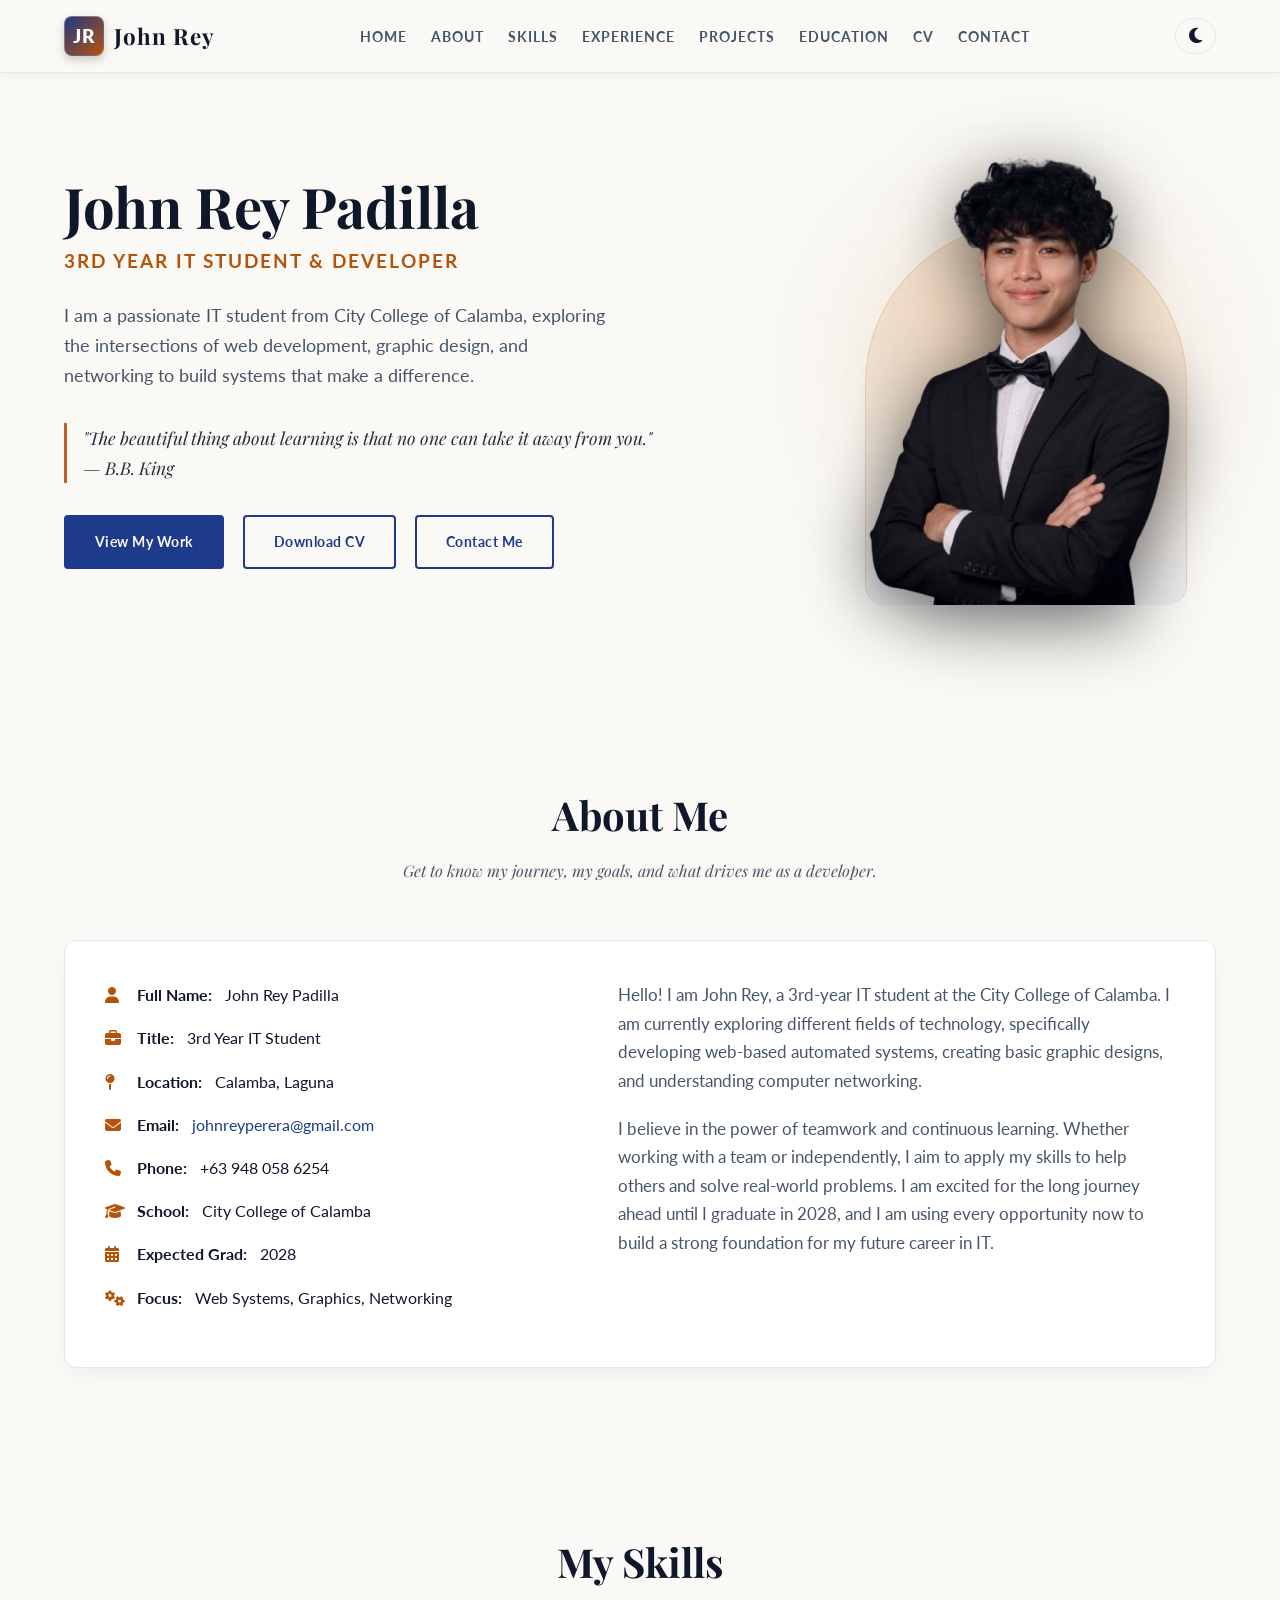
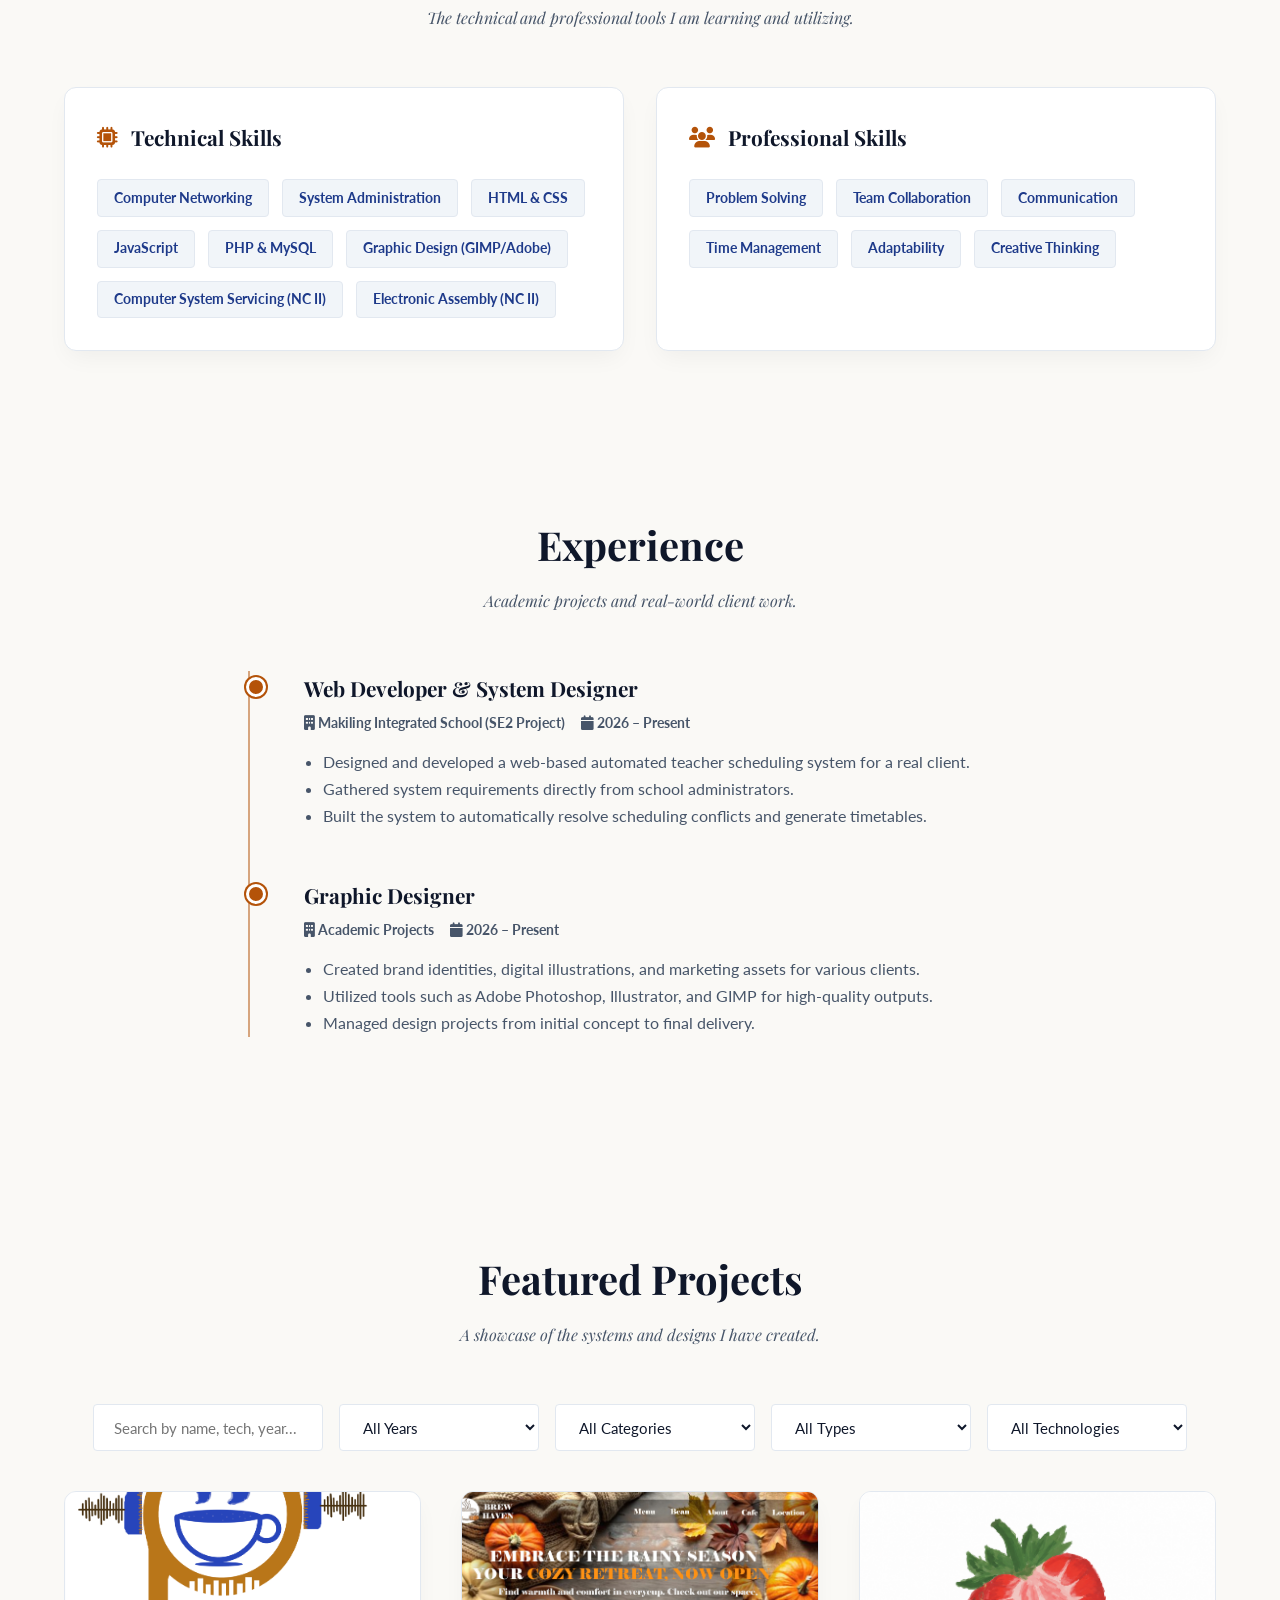
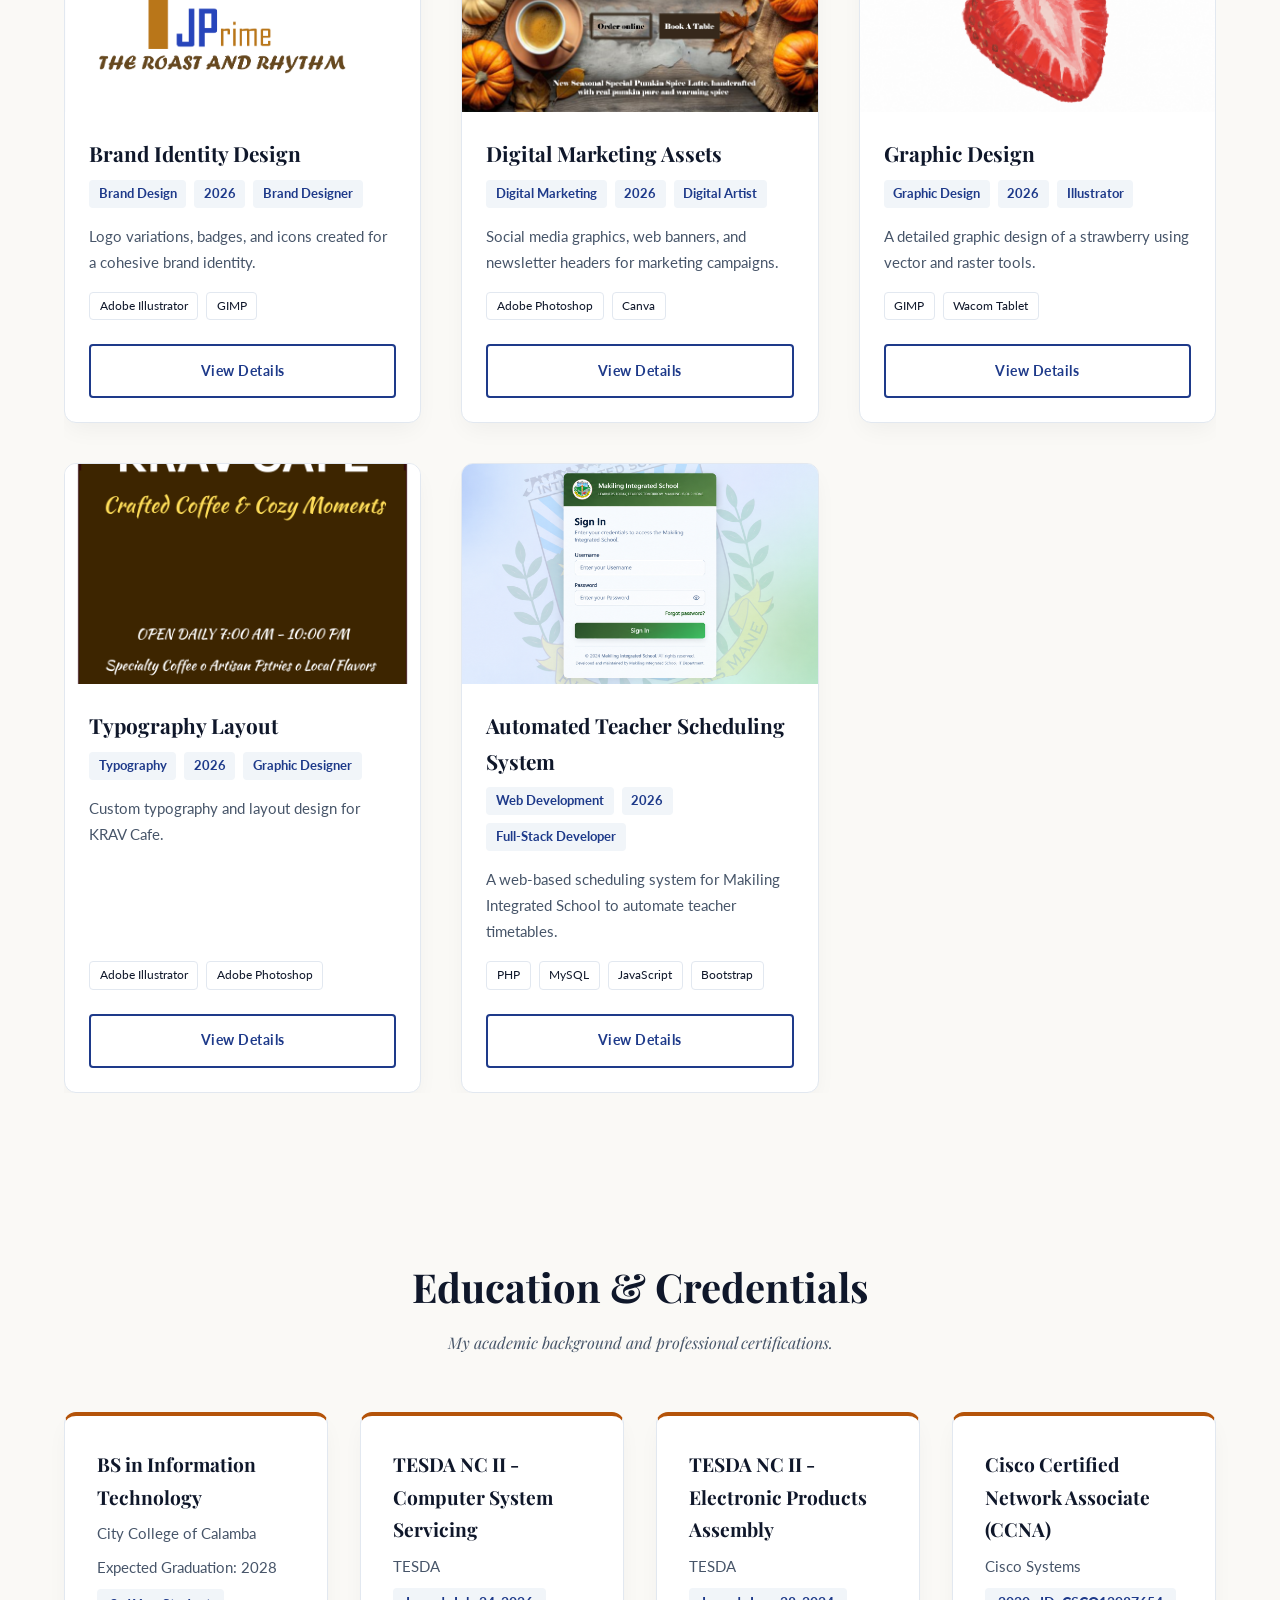
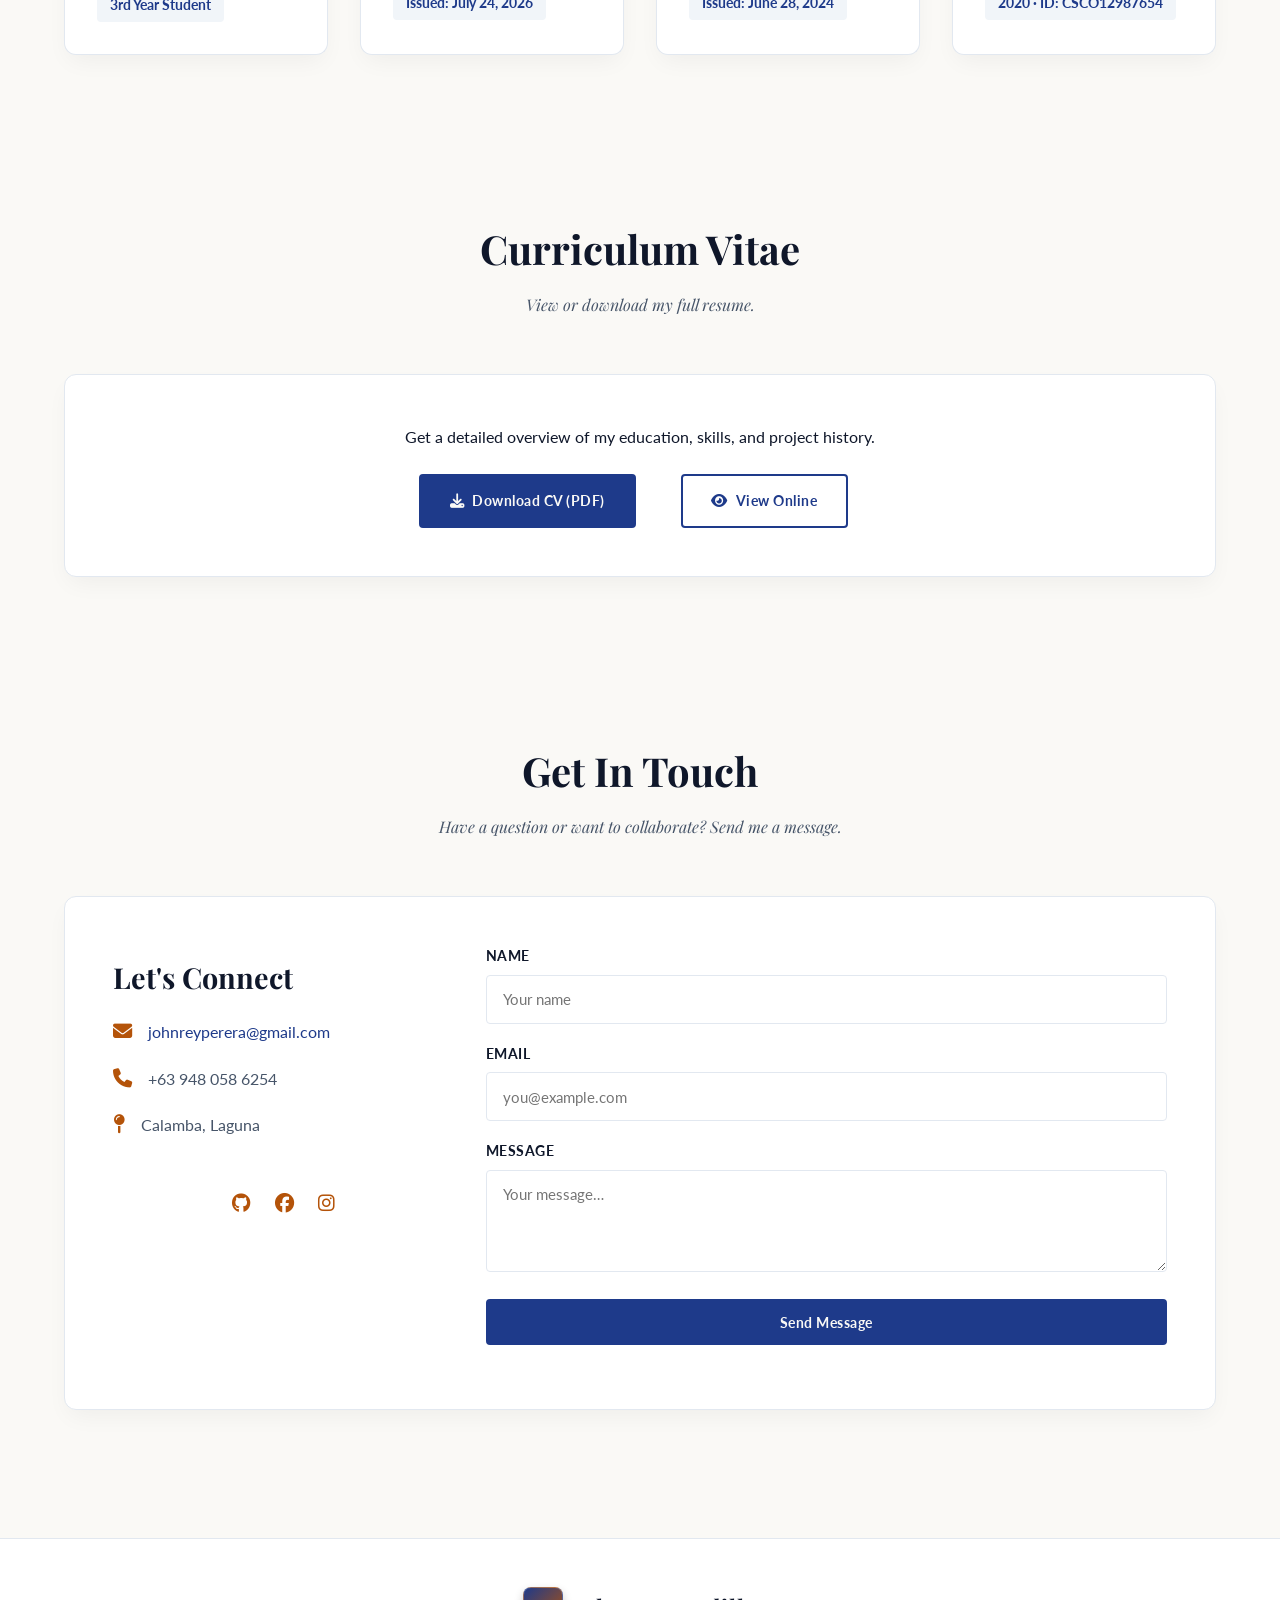
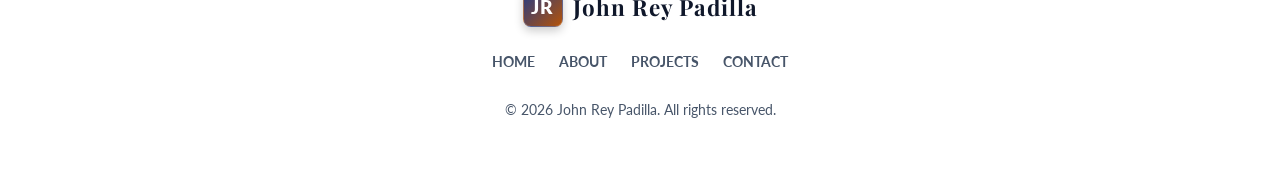
<file: frontend/index.html>
<!DOCTYPE html>
<html lang="en">
<head>
  <meta charset="UTF-8" />
  <meta name="viewport" content="width=device-width, initial-scale=1.0" />
  <title>John Rey Padilla | IT Student Portfolio</title>
  <link rel="apple-touch-icon" sizes="180x180" href="assets/favicon_io/apple-touch-icon.png">
  <link rel="icon" type="image/png" sizes="32x32" href="assets/favicon_io/favicon-32x32.png">
  <link rel="icon" type="image/png" sizes="16x16" href="assets/favicon_io/favicon-16x16.png">
  <link rel="manifest" href="assets/favicon_io/site.webmanifest">
  <meta name="description" content="Portfolio of John Rey Padilla – 3rd Year IT Student at City College of Calamba. Explore my projects, skills, and experience." />
  <meta name="keywords" content="IT portfolio, student portfolio, web developer, graphic designer, networking, John Rey Padilla" />
  <meta name="author" content="John Rey Padilla" />

  <!-- Open Graph -->
  <meta property="og:title" content="John Rey Padilla | IT Student Portfolio" />
  <meta property="og:description" content="Portfolio showcasing my web development and graphic design projects." />
  <meta property="og:type" content="website" />

  <!-- Custom Fonts: Playfair Display & Lato -->
  <link rel="preconnect" href="https://fonts.googleapis.com">
  <link rel="preconnect" href="https://fonts.gstatic.com" crossorigin>
  <link href="https://fonts.googleapis.com/css2?family=Lato:wght@300;400;700&family=Playfair+Display:ital,wght@0,600;1,400&display=swap" rel="stylesheet">
  
  <link rel="stylesheet" href="https://cdnjs.cloudflare.com/ajax/libs/font-awesome/6.4.0/css/all.min.css" />
  <link rel="stylesheet" href="css/style.css" />
</head>
<body>

  <!-- ============ NAVBAR ============ -->
  <header class="navbar">
    <div class="container nav-container">
      <!-- NEW CUSTOM JR LOGO -->
      <a href="#home" class="logo">
        <div class="logo-icon">JR</div>
        <span>John Rey</span>
      </a>
      <nav>
        <ul class="nav-links" id="navLinks">
          <li><a href="#home">Home</a></li>
          <li><a href="#about">About</a></li>
          <li><a href="#skills">Skills</a></li>
          <li><a href="#experience">Experience</a></li>
          <li><a href="#projects">Projects</a></li>
          <li><a href="#education">Education</a></li>
          <li><a href="#cv">CV</a></li>
          <li><a href="#contact">Contact</a></li>
        </ul>
      </nav>
      <div class="nav-actions">
        <button class="theme-toggle" id="themeToggle" aria-label="Toggle dark mode">
          <i class="fas fa-moon"></i>
        </button>
        <button class="hamburger" id="hamburger" aria-label="Open menu" aria-expanded="false">
          <i class="fas fa-bars"></i>
        </button>
      </div>
    </div>
  </header>

  <main>
    <!-- ============ HERO ============ -->
    <section id="home" class="hero">
      <div class="container hero-grid">
        <div class="hero-content">
          <h1>John Rey Padilla</h1>
          <div class="title">3rd Year IT Student &amp; Developer</div>
          <p>I am a passionate IT student from City College of Calamba, exploring the intersections of web development, graphic design, and networking to build systems that make a difference.</p>
          
          <!-- STUDENT QUOTE -->
          <div class="student-quote">
            "The beautiful thing about learning is that no one can take it away from you." <br>— B.B. King
          </div>

          <div class="hero-buttons" style="margin-top: 2rem;">
            <a href="#projects" class="btn">View My Work</a>
            <a href="assets/cv.pdf" class="btn btn-outline" download data-goatcounter-click="cv-download" data-goatcounter-title="CV download">
              Download CV
            </a>
            <a href="#contact" class="btn btn-outline">Contact Me</a>
          </div>
        </div>
        <div class="hero-image">
          <img src="assets/profile.png" alt="John Rey Padilla" />
        </div>
      </div>
    </section>

    <!-- ============ ABOUT ============ -->
    <section id="about">
      <div class="container">
        <div class="section-header">
          <h2 class="section-title">About Me</h2>
          <p class="section-subtitle">Get to know my journey, my goals, and what drives me as a developer.</p>
        </div>
        <div class="about-grid">
          <ul class="info-list">
            <li><i class="fas fa-user"></i><strong>Full Name:</strong> John Rey Padilla</li>
            <li><i class="fas fa-briefcase"></i><strong>Title:</strong> 3rd Year IT Student</li>
            <li><i class="fas fa-map-pin"></i><strong>Location:</strong> Calamba, Laguna</li>
            <li><i class="fas fa-envelope"></i><strong>Email:</strong> <a href="mailto:johnreyperera@gmail.com">johnreyperera@gmail.com</a></li>
            <li><i class="fas fa-phone"></i><strong>Phone:</strong> +63 948 058 6254</li>
            <li><i class="fas fa-graduation-cap"></i><strong>School:</strong> City College of Calamba</li>
            <li><i class="fas fa-calendar-alt"></i><strong>Expected Grad:</strong> 2028</li>
            <li><i class="fas fa-cogs"></i><strong>Focus:</strong> Web Systems, Graphics, Networking</li>
          </ul>
          <div class="bio">
            <p>Hello! I am John Rey, a 3rd-year IT student at the City College of Calamba. I am currently exploring different fields of technology, specifically developing web-based automated systems, creating basic graphic designs, and understanding computer networking.</p>
            <p>I believe in the power of teamwork and continuous learning. Whether working with a team or independently, I aim to apply my skills to help others and solve real-world problems. I am excited for the long journey ahead until I graduate in 2028, and I am using every opportunity now to build a strong foundation for my future career in IT.</p>
          </div>
        </div>
      </div>
    </section>

    <!-- ============ SKILLS ============ -->
    <section id="skills">
      <div class="container">
        <div class="section-header">
          <h2 class="section-title">My Skills</h2>
          <p class="section-subtitle">The technical and professional tools I am learning and utilizing.</p>
        </div>
        <div class="skills-categories">
          <div class="skill-category">
            <h3><i class="fas fa-microchip"></i> Technical Skills</h3>
            <div class="skill-tags">
              <span class="skill-tag">Computer Networking</span>
              <span class="skill-tag">System Administration</span>
              <span class="skill-tag">HTML &amp; CSS</span>
              <span class="skill-tag">JavaScript</span>
              <span class="skill-tag">PHP &amp; MySQL</span>
              <span class="skill-tag">Graphic Design (GIMP/Adobe)</span>
              <span class="skill-tag">Computer System Servicing (NC II)</span>
              <span class="skill-tag">Electronic Assembly (NC II)</span>
            </div>
          </div>
          <div class="skill-category">
            <h3><i class="fas fa-users"></i> Professional Skills</h3>
            <div class="skill-tags">
              <span class="skill-tag">Problem Solving</span>
              <span class="skill-tag">Team Collaboration</span>
              <span class="skill-tag">Communication</span>
              <span class="skill-tag">Time Management</span>
              <span class="skill-tag">Adaptability</span>
              <span class="skill-tag">Creative Thinking</span>
            </div>
          </div>
        </div>
      </div>
    </section>

    <!-- ============ EXPERIENCE ============ -->
    <section id="experience">
      <div class="container">
        <div class="section-header">
          <h2 class="section-title">Experience</h2>
          <p class="section-subtitle">Academic projects and real-world client work.</p>
        </div>
        <div class="timeline">
          
          <div class="timeline-item">
            <h3>Web Developer &amp; System Designer</h3>
            <div class="meta">
              <span><i class="fas fa-building"></i> Makiling Integrated School (SE2 Project)</span>
              <span><i class="fas fa-calendar"></i> 2026 – Present</span>
            </div>
            <ul>
              <li>Designed and developed a web-based automated teacher scheduling system for a real client.</li>
              <li>Gathered system requirements directly from school administrators.</li>
              <li>Built the system to automatically resolve scheduling conflicts and generate timetables.</li>
            </ul>
          </div>

          <div class="timeline-item">
            <h3>Graphic Designer</h3>
            <div class="meta">
              <span><i class="fas fa-building"></i> Academic Projects</span>
              <span><i class="fas fa-calendar"></i> 2026 – Present</span>
            </div>
            <ul>
              <li>Created brand identities, digital illustrations, and marketing assets for various clients.</li>
              <li>Utilized tools such as Adobe Photoshop, Illustrator, and GIMP for high-quality outputs.</li>
              <li>Managed design projects from initial concept to final delivery.</li>
            </ul>
          </div>

        </div>
      </div>
    </section>

    <!-- ============ PROJECTS ============ -->
    <section id="projects">
      <div class="container">
        <div class="section-header">
          <h2 class="section-title">Featured Projects</h2>
          <p class="section-subtitle">A showcase of the systems and designs I have created.</p>
        </div>

        <div class="filter-bar">
          <input type="text" id="searchInput" placeholder="Search by name, tech, year..." aria-label="Search projects" />
          
          <select id="yearFilter" aria-label="Filter by year">
            <option value="all">All Years</option>
            <option value="2026">2026</option>
            <option value="2024">2024</option>
          </select>

          <select id="categoryFilter" aria-label="Filter by category">
            <option value="all">All Categories</option>
            <option value="Web Development">Web Development</option>
            <option value="Graphic Design">Graphic Design</option>
            <option value="Brand Design">Brand Design</option>
            <option value="Digital Marketing">Digital Marketing</option>
            <option value="Typography">Typography</option>
          </select>

          <select id="typeFilter" aria-label="Filter by project type">
            <option value="all">All Types</option>
            <option value="Academic">Academic</option>
            <option value="Client Project">Client Project</option>
            <option value="Personal">Personal</option>
          </select>

          <select id="techFilter" aria-label="Filter by technology">
            <option value="all">All Technologies</option>
            <option value="PHP">PHP</option>
            <option value="MySQL">MySQL</option>
            <option value="JavaScript">JavaScript</option>
            <option value="Adobe Photoshop">Adobe Photoshop</option>
            <option value="Adobe Illustrator">Adobe Illustrator</option>
            <option value="GIMP">GIMP</option>
          </select>
        </div>

        <div id="projectsGrid" class="projects-grid"></div>
        <div id="noResults" class="no-results" hidden>No projects match your search.</div>
      </div>
    </section>

    <!-- ============ EDUCATION ============ -->
    <section id="education">
      <div class="container">
        <div class="section-header">
          <h2 class="section-title">Education &amp; Credentials</h2>
          <p class="section-subtitle">My academic background and professional certifications.</p>
        </div>
        <div class="edu-grid">
          
          <div class="edu-card">
            <h3>BS in Information Technology</h3>
            <p>City College of Calamba</p>
            <p>Expected Graduation: 2028</p>
            <span class="year">3rd Year Student</span>
          </div>

          <div class="edu-card">
            <h3>TESDA NC II - Computer System Servicing</h3>
            <p>TESDA</p>
            <span class="year">Issued: July 24, 2026</span>
          </div>

          <div class="edu-card">
            <h3>TESDA NC II - Electronic Products Assembly</h3>
            <p>TESDA</p>
            <span class="year">Issued: June 28, 2024</span>
          </div>

          <div class="edu-card">
            <h3>Cisco Certified Network Associate (CCNA)</h3>
            <p>Cisco Systems</p>
            <span class="year">2020 · ID: CSCO12987654</span>
          </div>

        </div>
      </div>
    </section>

    <!-- ============ CV ============ -->
    <section id="cv">
      <div class="container">
        <div class="section-header">
          <h2 class="section-title">Curriculum Vitae</h2>
          <p class="section-subtitle">View or download my full resume.</p>
        </div>

        <div class="cv-section">
          <p>Get a detailed overview of my education, skills, and project history.</p>
          
          <div class="cv-buttons" style="display: flex; gap: 2rem; justify-content: center; align-items: center; flex-wrap: wrap; margin-top: 1.5rem;">
  
            <!-- Download Button -->
            <div style="display: flex; align-items: center; gap: 0.8rem;">
              <a href="assets/cv.pdf" class="btn" download data-goatcounter-click="cv-download">
                <i class="fas fa-download"></i> Download CV (PDF)
              </a>
              <span id="download-count"></span>
            </div>

            <!-- View Online Button -->
            <div style="display: flex; align-items: center; gap: 0.8rem;">
              <a href="assets/cv.pdf" class="btn btn-outline" target="_blank" rel="noopener" data-goatcounter-click="cv-view">
                <i class="fas fa-eye"></i> View Online
              </a>
              <span id="view-count"></span>
            </div>

          </div>
        </div>
      </div>
    </section>

    <!-- ============ CONTACT ============ -->
    <section id="contact">
      <div class="container">
        <div class="section-header">
          <h2 class="section-title">Get In Touch</h2>
          <p class="section-subtitle">Have a question or want to collaborate? Send me a message.</p>
        </div>
        <div class="contact-grid">
          
          <div class="contact-info">
            <h3>Let's Connect</h3>
            <p><i class="fas fa-envelope"></i> <a href="mailto:johnreyperera@gmail.com">johnreyperera@gmail.com</a></p>
            <p><i class="fas fa-phone"></i> +63 948 058 6254</p>
            <p><i class="fas fa-map-pin"></i> Calamba, Laguna</p>
            
            <div class="social-links">
              <a href="https://github.com/backup-use" target="_blank" rel="noopener" aria-label="GitHub"><i class="fab fa-github"></i></a>
              <a href="https://www.facebook.com/johnreypadilla3n1" target="_blank" rel="noopener" aria-label="Facebook"><i class="fab fa-facebook"></i></a>
              <a href="https://www.instagram.com/pads_qt?xtok=ODU2bmg1NTdhZWM4" target="_blank" rel="noopener" aria-label="Instagram"><i class="fab fa-instagram"></i></a>
            </div>
          </div>

          <!-- UPDATED FORM WITH WEB3FORMS -->
          <form class="contact-form" id="contactForm" action="https://api.web3forms.com/submit" method="POST">
            
            <!-- Web3Forms Access Key -->
            <input type="hidden" name="access_key" value="e841641e-d6be-4604-9d2c-b2dfe47454ea">
            
            <!-- Email Subject -->
            <input type="hidden" name="subject" value="New Message from John Rey Portfolio">
            
            <!-- Honeypot Spam Protection -->
            <input type="checkbox" name="botcheck" class="hidden" style="display: none;">

            <div class="form-group">
              <label for="name">Name</label>
              <input type="text" id="name" name="name" required placeholder="Your name" />
            </div>
            <div class="form-group">
              <label for="email">Email</label>
              <input type="email" id="email" name="email" required placeholder="you@example.com" />
            </div>
            <div class="form-group">
              <label for="message">Message</label>
              <textarea id="message" name="message" rows="4" required placeholder="Your message…"></textarea>
            </div>

            <button type="submit" class="btn" style="width:100%;">Send Message</button>
            <p id="formStatus" class="form-status" role="status"></p>
          </form>
        </div>
      </div>
    </section>
  </main>

  <!-- ============ FOOTER ============ -->
  <footer>
    <div class="container footer-content">
      <div class="logo" style="justify-content:center;">
        <div class="logo-icon">JR</div>
        <span>John Rey Padilla</span>
      </div>
      <div class="footer-links">
        <a href="#home">Home</a>
        <a href="#about">About</a>
        <a href="#projects">Projects</a>
        <a href="#contact">Contact</a>
      </div>
      <p class="copyright">&copy; 2026 John Rey Padilla. All rights reserved.</p>
    </div>
  </footer>

  <!-- MODAL FOR PROJECTS -->
  <div id="projectModal" class="modal" hidden>
    <div class="modal-content">
      <button class="modal-close" id="modalClose" aria-label="Close">&times;</button>
      <div id="modalBody"></div>
    </div>
  </div>

 <script data-goatcounter="https://johnreypadilla.goatcounter.com/count"
        data-goatcounter-settings='{"allow_local": true}'
        async src="https://gc.zgo.at/count.js"></script>

  <script src="js/main.js"></script>
</body>
</html>
</file>
<file: frontend/css/style.css>
/* ============================================
   FONTS & VARIABLES
   ============================================ */
@import url('https://fonts.googleapis.com/css2?family=Lato:wght@300;400;700&family=Playfair+Display:ital,wght@0,600;1,400&display=swap');

* {
  margin: 0;
  padding: 0;
  box-sizing: border-box;
}

:root {
  /* LIGHT MODE (Ivory & Navy) */
  --bg: #faf9f6;
  --surface: #ffffff;
  --text: #0f172a;
  --text-muted: #475569;
  --primary: #1e3a8a; /* Deep Navy */
  --primary-hover: #1e40af;
  --accent: #b45309; /* Elegant Gold/Bronze */
  --border: #e2e8f0;
  --card-shadow: 0 10px 25px -5px rgba(0, 0, 0, 0.05);
  --nav-bg: rgba(250, 249, 246, 0.95);
  --input-bg: #ffffff;
  --tag-bg: #f1f5f9;
  --tag-text: #1e3a8a;
  --transition: all 0.3s ease;
}

[data-theme="dark"] {
  /* DARK MODE (Midnight Slate & Gold) */
  --bg: #0f172a; /* Midnight Slate */
  --surface: #1e293b;
  --text: #f8fafc;
  --text-muted: #94a3b8;
  --primary: #cbd5e1; /* Platinum text */
  --primary-hover: #ffffff;
  --accent: #d97706; /* Elegant Gold */
  --border: #334155;
  --card-shadow: 0 10px 25px -5px rgba(0, 0, 0, 0.4);
  --nav-bg: rgba(15, 23, 42, 0.95);
  --input-bg: #0f172a;
  --tag-bg: #1e3a8a;
  --tag-text: #bfdbfe;
}

html { 
  scroll-behavior: smooth; 
}

body {
  font-family: 'Lato', sans-serif;
  background-color: var(--bg);
  color: var(--text);
  line-height: 1.7;
  transition: var(--transition);
  overflow-x: hidden; /* Pigilan ang buong website na mag-scroll pakanan */
}

/* 👇 DAGDAG ITO PARA HINDI MATAKPAN NG NAVBAR YUNG TAAS NG WEBSITE 👇 */
main {
  padding-top: 75px; 
}

h1, h2, h3, .logo {
  font-family: 'Playfair Display', serif;
}

a { color: var(--primary); text-decoration: none; transition: color 0.2s; }
a:hover { color: var(--accent); }

.container { width: 90%; max-width: 1200px; margin: 0 auto; }

/* ============================================
   BUTTONS
   ============================================ */
.btn {
  display: inline-flex; align-items: center; justify-content: center; gap: 0.5rem;
  padding: 0.8rem 1.8rem; border-radius: 4px; font-weight: 700; font-size: 0.9rem;
  border: 2px solid var(--primary); cursor: pointer; transition: all 0.3s ease;
  background: var(--primary); color: var(--bg); text-align: center;
  letter-spacing: 0.5px; font-family: 'Lato', sans-serif;
}
.btn:hover {
  background: var(--accent); border-color: var(--accent); color: #fff;
  transform: translateY(-2px); box-shadow: 0 4px 12px rgba(0,0,0,0.15);
}
.btn-outline { background: transparent; color: var(--primary); }
.btn-outline:hover { background: var(--primary); color: var(--bg); }

/* ============================================
   NAVBAR & LOGO (FIXED POSITION)
   ============================================ */
.navbar {
  position: fixed; /* 👈 GINAWANG FIXED PARA SUMUSUNOD KAHIT MAG-SCROLL */
  top: 0; 
  left: 0;
  z-index: 1000;
  background: var(--nav-bg); 
  backdrop-filter: blur(10px);
  border-bottom: 1px solid var(--border); 
  padding: 1rem 0;
  width: 100%;
  box-shadow: 0 2px 10px rgba(0,0,0,0.05); /* Konting shadow para kitang nakalutang */
}
.nav-container { display: flex; justify-content: space-between; align-items: center; }

/* CUSTOM JR LOGO */
.logo { display: flex; align-items: center; gap: 10px; font-size: 1.4rem; font-weight: 700; color: var(--text); letter-spacing: 1px; }
.logo-icon {
  width: 40px; height: 40px; border-radius: 8px;
  background: linear-gradient(135deg, var(--primary), var(--accent));
  color: #fff; display: flex; align-items: center; justify-content: center;
  font-size: 1.2rem; font-weight: 800; box-shadow: 0 4px 10px rgba(0,0,0,0.2);
  border: 1px solid rgba(255,255,255,0.2); font-family: 'Lato', sans-serif;
}
[data-theme="dark"] .logo-icon { background: linear-gradient(135deg, #1e3a8a, var(--accent)); }

.nav-links { display: flex; gap: 1.5rem; list-style: none; align-items: center; }
.nav-links a { color: var(--text-muted); font-weight: 700; font-size: 0.85rem; text-transform: uppercase; letter-spacing: 1px; }
.nav-links a:hover { color: var(--accent); }

.nav-actions { display: flex; gap: 1rem; align-items: center; }
.theme-toggle { background: none; border: 1px solid var(--border); border-radius: 30px; padding: 0.4rem 0.8rem; font-size: 1.1rem; cursor: pointer; color: var(--text); transition: var(--transition); }
.hamburger { display: none; font-size: 1.6rem; background: none; border: none; color: var(--text); cursor: pointer; z-index: 1001; }

/* ============================================
   SECTIONS & HEADERS
   ============================================ */
section { padding: 5rem 0; }
.section-header { text-align: center; margin-bottom: 3.5rem; }
.section-title { font-size: 2.5rem; font-weight: 700; color: var(--text); margin-bottom: 0.5rem; }
.section-subtitle { font-size: 1rem; color: var(--text-muted); font-style: italic; font-family: 'Playfair Display', serif; }

/* ============================================
   HERO (With Student Quote)
   ============================================ */
.hero { padding: 4rem 0 6rem; }
.hero-grid { display: flex; align-items: center; gap: 4rem; flex-wrap: wrap; justify-content: center; }
.hero-content { flex: 1 1 400px; }
.hero-content h1 { font-size: 3.5rem; font-weight: 700; line-height: 1.1; margin-bottom: 0.5rem; }
.hero-content .title { font-size: 1.2rem; font-weight: 700; color: var(--accent); text-transform: uppercase; letter-spacing: 2px; margin-bottom: 1.5rem; font-family: 'Lato', sans-serif; }
.hero-content p { font-size: 1.1rem; color: var(--text-muted); margin-bottom: 2rem; max-width: 550px; }

.student-quote {
  font-family: 'Playfair Display', serif;
  font-style: italic; font-size: 1.1rem; color: var(--text);
  border-left: 3px solid var(--accent); padding-left: 1rem;
  margin-top: 2rem; opacity: 0.9;
}

/* ============================================
   HERO BUTTONS (Inayos ang spacing)
   ============================================ */
.hero-buttons {
  display: flex;
  gap: 1.2rem; 
  flex-wrap: wrap;
  margin-top: 2.5rem; 
}

/* ============================================
   HERO IMAGE (Professional Portrait Setup)
   ============================================ */
.hero-image {
  flex: 0 0 380px;
  width: 380px;
  height: 450px;
  position: relative;
  display: flex;
  align-items: flex-end;
  justify-content: center;
  margin-top: 1rem;
}

.hero-image::after {
  content: '';
  position: absolute;
  bottom: 0;
  left: 50%;
  transform: translateX(-50%);
  width: 320px;
  height: 380px;
  border-radius: 160px 160px 20px 20px; 
  background: linear-gradient(180deg, rgba(217, 119, 6, 0.15) 0%, rgba(30, 58, 138, 0.05) 100%);
  border: 1px solid rgba(217, 119, 6, 0.2);
  border-bottom: none;
  z-index: 0;
}

.hero-image::before {
  content: '';
  position: absolute;
  width: 250px;
  height: 250px;
  background: var(--accent);
  border-radius: 50%;
  filter: blur(80px);
  opacity: 0.25;
  z-index: -1;
  top: 20%;
  left: 50%;
  transform: translateX(-50%);
}

.hero-image img {
  width: 100%;
  height: auto;
  max-height: 105%; 
  object-fit: contain; 
  object-position: bottom; 
  filter: drop-shadow(0 15px 35px rgba(0, 0, 0, 0.6)); 
  z-index: 1;
  position: relative;
}

/* ============================================
   ABOUT & SKILLS
   ============================================ */
.about-grid { display: grid; grid-template-columns: 1fr 1.2fr; gap: 3rem; background: var(--surface); padding: 2.5rem; border-radius: 12px; box-shadow: var(--card-shadow); border: 1px solid var(--border); }
.info-list { list-style: none; }
.info-list li { margin-bottom: 1rem; display: flex; align-items: baseline; gap: 0.8rem; font-size: 1rem; }
.info-list i { color: var(--accent); width: 1.2rem; }
.bio p { color: var(--text-muted); margin-bottom: 1.2rem; font-size: 1.05rem; }

.skills-categories { display: grid; grid-template-columns: 1fr 1fr; gap: 2rem; }
.skill-category { background: var(--surface); padding: 2rem; border-radius: 12px; border: 1px solid var(--border); box-shadow: var(--card-shadow); }
.skill-category h3 { margin-bottom: 1.5rem; font-size: 1.3rem; display: flex; align-items: center; gap: 0.8rem; color: var(--text); }
.skill-category h3 i { color: var(--accent); }
.skill-tags { display: flex; flex-wrap: wrap; gap: 0.8rem; }
.skill-tag { background: var(--tag-bg); color: var(--tag-text); padding: 0.4rem 1rem; border-radius: 4px; font-size: 0.85rem; font-weight: 700; border: 1px solid var(--border); }

/* ============================================
   PROJECTS & MODALS
   ============================================ */
.filter-bar { display: flex; flex-wrap: wrap; gap: 1rem; margin-bottom: 2.5rem; justify-content: center; }
.filter-bar input, .filter-bar select { padding: 0.8rem 1.2rem; border-radius: 4px; border: 1px solid var(--border); background: var(--input-bg); color: var(--text); font-size: 0.95rem; min-width: 200px; font-family: inherit; }
.filter-bar input:focus, .filter-bar select:focus { outline: 2px solid var(--accent); border-color: transparent; }

.projects-grid { 
  display: grid; 
  grid-template-columns: repeat(auto-fill, minmax(320px, 1fr)); 
  gap: 2.5rem; 
  width: 100%;       
  overflow: hidden;  
}

.project-card { background: var(--surface); border-radius: 12px; overflow: hidden; border: 1px solid var(--border); box-shadow: var(--card-shadow); transition: transform 0.3s ease; display: flex; flex-direction: column; }
.project-card:hover { transform: translateY(-8px); box-shadow: 0 20px 30px -10px rgba(0, 0, 0, 0.15); }
.project-image { height: 220px; background: var(--border); display: flex; align-items: center; justify-content: center; overflow: hidden; }
.project-info { padding: 1.5rem; flex: 1; display: flex; flex-direction: column; }
.project-info h3 { font-size: 1.3rem; margin-bottom: 0.5rem; }
.project-meta { display: flex; flex-wrap: wrap; gap: 0.5rem; font-size: 0.8rem; margin-bottom: 1rem; }
.project-meta span { background: var(--tag-bg); color: var(--tag-text); padding: 0.2rem 0.6rem; border-radius: 4px; font-weight: 700; }
.project-desc { font-size: 0.95rem; color: var(--text-muted); margin-bottom: 1rem; flex-grow: 1; }
.project-tech { display: flex; flex-wrap: wrap; gap: 0.5rem; margin-bottom: 1.5rem; }
.project-tech span { font-size: 0.75rem; border: 1px solid var(--border); padding: 0.2rem 0.6rem; border-radius: 4px; color: var(--text); }
.project-actions .btn { width: 100%; }

/* ============================================
   TIMELINE (Experience)
   ============================================ */
.timeline { position: relative; max-width: 800px; margin: 0 auto; padding-left: 2rem; }
.timeline::before { content: ''; position: absolute; left: 8px; top: 0; bottom: 0; width: 2px; background: var(--accent); opacity: 0.5; }
.timeline-item { position: relative; margin-bottom: 3rem; padding-left: 2rem; }
.timeline-item::before { content: ''; position: absolute; left: -1.65rem; top: 0.4rem; width: 14px; height: 14px; border-radius: 50%; background: var(--accent); border: 3px solid var(--surface); box-shadow: 0 0 0 2px var(--accent); }
.timeline-item h3 { font-size: 1.3rem; margin-bottom: 0.3rem; }
.timeline-item .meta { font-size: 0.9rem; color: var(--text-muted); margin-bottom: 0.8rem; display: flex; flex-wrap: wrap; gap: 1rem; font-weight: 700; }
.timeline-item ul { padding-left: 1.2rem; color: var(--text-muted); }

/* ============================================
   EDUCATION & CV
   ============================================ */
.edu-grid { display: grid; grid-template-columns: repeat(auto-fit, minmax(250px, 1fr)); gap: 2rem; }
.edu-card { background: var(--surface); padding: 2rem; border-radius: 12px; border: 1px solid var(--border); box-shadow: var(--card-shadow); border-top: 4px solid var(--accent); }
.edu-card h3 { margin-bottom: 0.5rem; font-size: 1.2rem; }
.edu-card p { color: var(--text-muted); font-size: 0.95rem; margin-bottom: 0.5rem; }
.edu-card .year { display: inline-block; background: var(--tag-bg); color: var(--tag-text); padding: 0.3rem 0.8rem; border-radius: 4px; font-size: 0.85rem; font-weight: 700; }

.cv-section { text-align: center; background: var(--surface); border-radius: 12px; padding: 3rem 2rem; border: 1px solid var(--border); box-shadow: var(--card-shadow); }
.cv-buttons { display: flex; gap: 1.5rem; justify-content: center; flex-wrap: wrap; margin-top: 1.5rem; }

/* ============================================
   CONTACT (Fixed Layout)
   ============================================ */
.contact-grid { display: grid; grid-template-columns: 1fr 2fr; gap: 2rem; background: var(--surface); padding: 3rem; border-radius: 12px; border: 1px solid var(--border); box-shadow: var(--card-shadow); }
.contact-info { display: flex; flex-direction: column; justify-content: flex-start; align-items: flex-start; padding-top: 0.5rem; }
.contact-info h3 { font-size: 1.8rem; margin-bottom: 1rem; }
.contact-info p { margin-bottom: 1.2rem; display: flex; align-items: center; gap: 1rem; font-size: 1rem; color: var(--text-muted); }
.contact-info i { color: var(--accent); font-size: 1.2rem; }
.social-links { display: flex; gap: 1.5rem; margin-top: 1.5rem; font-size: 1.5rem; align-self: center; }
.social-links a { color: var(--text-muted); transition: color 0.2s; }
.social-links a:hover { color: var(--accent); }

.form-group { margin-bottom: 1.2rem; }
.form-group label { display: block; font-weight: 700; font-size: 0.85rem; margin-bottom: 0.4rem; text-transform: uppercase; letter-spacing: 0.5px; }
.form-group input, .form-group textarea { width: 100%; padding: 0.9rem 1rem; border-radius: 4px; border: 1px solid var(--border); background: var(--input-bg); color: var(--text); font-family: inherit; font-size: 0.95rem; transition: border 0.2s; }
.form-group input:focus, .form-group textarea:focus { outline: none; border-color: var(--accent); }
.hidden-honeypot { position: absolute; left: -9999px; opacity: 0; }
.form-status { margin-top: 1rem; font-weight: 700; font-size: 0.9rem; }
.form-status.success { color: #16a34a; }
.form-status.error { color: #dc2626; }

/* ============================================
   FOOTER & MODAL
   ============================================ */
footer { background: var(--surface); border-top: 1px solid var(--border); padding: 3rem 0; margin-top: 3rem; text-align: center; }
.footer-links { display: flex; gap: 1.5rem; justify-content: center; margin: 1.5rem 0; }
.footer-links a { color: var(--text-muted); font-weight: 700; font-size: 0.85rem; text-transform: uppercase; }
.copyright { font-size: 0.85rem; color: var(--text-muted); }

/* MODAL - DESKTOP & BASE */
.modal { 
  position: fixed; 
  inset: 0; 
  background: rgba(0,0,0,0.8); 
  backdrop-filter: blur(5px); 
  z-index: 2000; 
  display: flex; 
  align-items: center; 
  justify-content: center; 
  padding: 1rem; 
  overflow-x: hidden; 
}
.modal[hidden] { display: none; }

.modal-content { 
  background: var(--surface); 
  border-radius: 12px; 
  max-width: 800px; 
  width: 100%; 
  max-height: 90vh; 
  overflow-y: auto; 
  overflow-x: hidden; 
  padding: 2.5rem; 
  position: relative; 
  border: 1px solid var(--border); 
}

.modal-close { position: absolute; top: 1rem; right: 1.5rem; background: none; border: none; font-size: 2rem; color: var(--text-muted); cursor: pointer; }
.modal-header { display: flex; align-items: center; gap: 1rem; margin-bottom: 2rem; }
.modal-icon { width: 60px; height: 60px; border-radius: 8px; background: var(--tag-bg); color: var(--tag-text); display: flex; align-items: center; justify-content: center; font-size: 1.5rem; }
.modal-meta-grid { display: grid; grid-template-columns: 1fr 1fr; gap: 1rem; margin-bottom: 2rem; }
.modal-meta-item { background: var(--bg); padding: 1rem; border-radius: 8px; border: 1px solid var(--border); }
.modal-meta-item .label { font-size: 0.75rem; text-transform: uppercase; color: var(--text-muted); margin-bottom: 0.3rem; font-weight: 700; }
.modal-section { margin-bottom: 2rem; }
.modal-section h3 { font-size: 1.2rem; margin-bottom: 0.8rem; border-bottom: 2px solid var(--accent); display: inline-block; padding-bottom: 0.2rem; }
.modal-section p, .modal-section ul { color: var(--text-muted); }
.modal-section ul { padding-left: 1.5rem; margin-top: 0.5rem; }

/* ============================================
   RESPONSIVE (Mobile Side Panel & Modal)
   ============================================ */
@media (max-width: 900px) {
  .hero-grid { flex-direction: column-reverse; text-align: center; }
  .hero-buttons { 
    flex-direction: column; 
    width: 100%;
    gap: 1rem;
  }
  .hero-buttons .btn {
    width: 100%; 
  }
  
  .hero-image { width: 300px; height: 380px; margin: 0 auto; }
  .hero-image::after { width: 260px; height: 320px; }

  .hero-content h1 { font-size: 2.5rem; }
  .about-grid { grid-template-columns: 1fr; }
  .skills-categories { grid-template-columns: 1fr; }
  .contact-grid { grid-template-columns: 1fr; padding: 2rem; }
  .contact-info { padding-top: 0; margin-bottom: 2rem; align-items: center; text-align: center; }
  .contact-info p { justify-content: center; }
  .social-links { align-self: center; margin-top: 1rem; }
}

@media (max-width: 768px) {
  /* MOBILE SIDE PANEL NAVIGATION */
  .nav-links {
    position: fixed;
    top: 73px; /* 👈 INI-ADJUST PARA PANTay SA ILALIM NG FIXED NAVBAR */
    right: -100%; 
    width: 70%; 
    height: calc(100vh - 73px); /* 👈 SINIGURADONG HINDI LALAMPAS SA BABA */
    background: var(--surface);
    flex-direction: column;
    padding: 2rem;
    gap: 1.5rem;
    box-shadow: -10px 0 30px rgba(0,0,0,0.3);
    transition: right 0.3s ease-in-out;
    z-index: 999;
    border-left: 1px solid var(--border);
    align-items: flex-start;
    overflow-y: auto; /* Para pwedeng i-scroll kung masyadong mahaba ang menu */
  }
  
  .nav-links.active { right: 0; }
  .nav-links a { font-size: 1.1rem; }
  .hamburger { display: block; position: relative; z-index: 1001; }
  
  .timeline { padding-left: 1rem; }
  .timeline-item { padding-left: 1rem; }
  .timeline-item::before { left: -1.3rem; width: 12px; height: 12px; }

  /* MODAL MOBILE APP-LIKE FIX */
  .modal { 
    padding: 0; 
    align-items: flex-end; 
  }
  
  .modal-content { 
    max-height: 95vh; 
    border-radius: 20px 20px 0 0; 
    padding: 1.5rem; 
    border: none;
  }

  .modal-close { top: 0.8rem; right: 1rem; }
  .modal-header h2 { font-size: 1.3rem; }
  .modal-meta-grid { grid-template-columns: 1fr; }
}

/* ============================================
   WEB3FORMS HELPER
   ============================================ */
.hidden {
  display: none !important;
}

.stat-count {
  font-size: 0.85rem;
  color: var(--text-muted);
  font-weight: 700;
  margin: 0 0.5rem;
  font-family: 'Lato', sans-serif;
}

/* ============================================
   CV BUTTONS & GOATCOUNTER STATS
   ============================================ */
.cv-buttons {
  display: flex;
  gap: 2rem;
  justify-content: center;
  flex-wrap: wrap;
  margin-top: 1.5rem;
}

.cv-action-group {
  display: flex;
  align-items: center; /* Para magkatabi ang button at text */
  gap: 0.75rem;
}

.stat-count {
  font-size: 0.85rem;
  color: var(--text-muted); /* Kukuhain ang kulay sa theme mo */
  font-weight: 700;
  font-family: 'Lato', sans-serif;
  white-space: nowrap; /* Para hindi mag-line break ang text */
}

/* Responsive para sa mobile: ipapatong ang text sa ilalim ng button */
@media (max-width: 600px) {
  .cv-buttons {
    flex-direction: column;
    align-items: center;
  }
  .cv-action-group {
    flex-direction: column;
    gap: 0.4rem;
  }
}
/* Hide the default "Views for this page:" text */
#gcvc-for {
  display: none !important;
}

/* Hide the "by GoatCounter" text */
#gcvc-by {
  display: none !important;
}

/* Make the number small and inline */
.goatcounter {
  display: inline-block !important;
  border: none !important;
  background: none !important;
  padding: 0 !important;
  margin: 0 !important;
  width: auto !important;
}

#gcvc-views {
  font-size: 0.85rem !important;
  color: var(--text-muted) !important;
  font-weight: 700 !important;
}

/* ============================================
   GOATCOUNTER STATS (Final Override)
   ============================================ */

/* I-override ang container na may pink border */
#gcvc {
  border: none !important;
  background: transparent !important;
  padding: 0 !important;
  margin: 0 !important;
  box-shadow: none !important;
  display: inline-flex !important;
  align-items: center !important;
  gap: 0.3rem !important;
  width: auto !important;
}

/* Itago ang "Views for this page:" text */
#gcvc-for {
  display: none !important;
}

/* Itago ang "by GoatCounter" branding */
#gcvc-by {
  display: none !important;
}

/* Gawing maliit at maayos ang numero */
#gcvc-views {
  font-size: 0.85rem !important;
  color: var(--text-muted) !important;
  font-weight: 700 !important;
  font-family: 'Lato', sans-serif !important;
  line-height: 1 !important;
}

/* Maglagay ng maliit na eye icon bago ang numero */
#gcvc-views::before {
  content: "\f06e";
  font-family: "Font Awesome 6 Free";
  font-weight: 900;
  font-size: 0.75rem;
  margin-right: 0.2rem;
  color: var(--accent);
}
</file>
